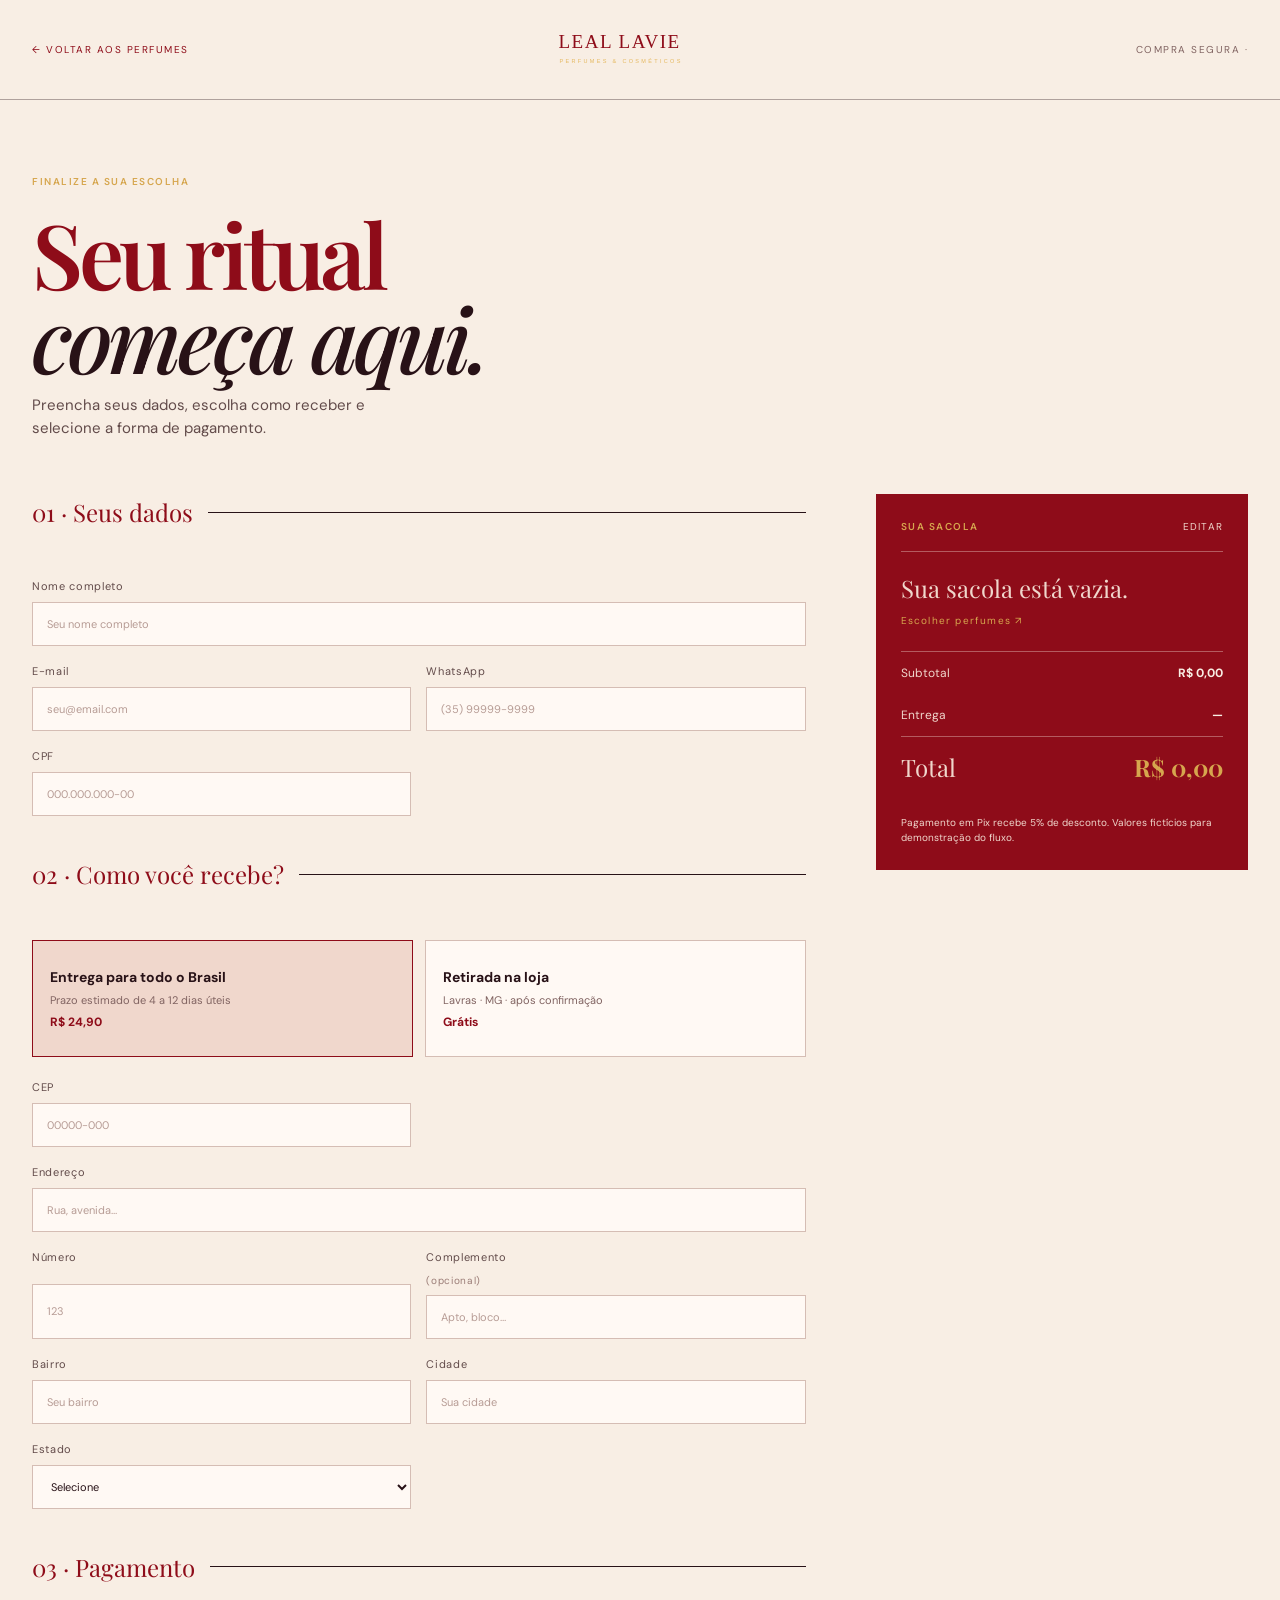
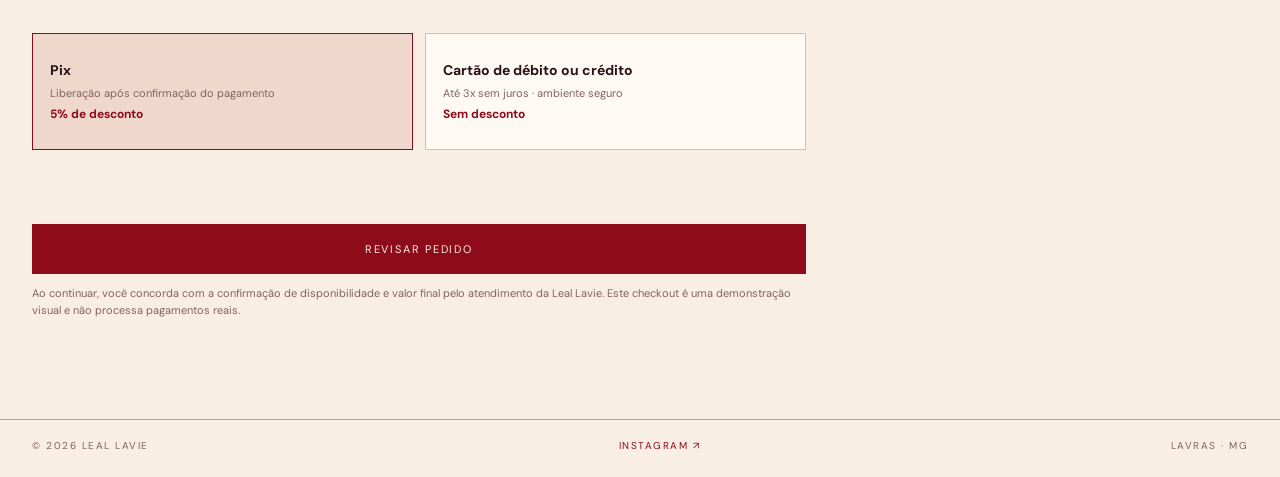
<file: checkout.html>
<!doctype html>
<html lang="pt-BR">
  <head>
    <meta charset="UTF-8" />
    <meta name="viewport" content="width=device-width, initial-scale=1.0" />
    <meta name="theme-color" content="#8e0c19" />
    <meta name="description" content="Checkout demonstrativo Leal Lavie." />
    <title>Checkout — Leal Lavie</title>
    <link rel="preconnect" href="https://fonts.googleapis.com" />
    <link rel="preconnect" href="https://fonts.gstatic.com" crossorigin />
    <link href="https://fonts.googleapis.com/css2?family=DM+Sans:wght@400;500;600;700&family=Playfair+Display:wght@500;600;700&display=swap" rel="stylesheet" />
    <link rel="stylesheet" href="styles.css?v=footer-clean-20261018" />
  </head>
  <body class="checkout-page">
    <a class="skip-link" href="#conteudo">Pular para o conteúdo</a>
    <header class="site-header" id="topo"><a class="back-link" href="perfumes.html">← VOLTAR AOS PERFUMES</a><a class="brand" href="index.html" aria-label="Leal Lavie início"><svg class="brand-logo" viewBox="0 0 170 52" role="img" aria-label="Logo Leal Lavie"><circle cx="26" cy="26" r="23" fill="#8e0c19"/><text x="26" y="29" text-anchor="middle" fill="#f8eee4" font-family="Georgia, serif" font-size="10" letter-spacing="1">LL</text><text x="60" y="25" fill="#f8eee4" font-family="Georgia, serif" font-size="18" letter-spacing="1.4">LEAL LAVIE</text><text x="61" y="39" fill="#e5b85e" font-family="Arial, sans-serif" font-size="5.2" letter-spacing="2.2">PERFUMES &amp; COSMÉTICOS</text></svg></a><span class="checkout-lock">COMPRA SEGURA · <span>LL</span></span></header>
    <main id="conteudo" class="checkout-main section-frame"><div class="checkout-heading"><p class="eyebrow">FINALIZE A SUA ESCOLHA</p><h1>Seu ritual<br/><em>começa aqui.</em></h1><p>Preencha seus dados, escolha como receber e selecione a forma de pagamento.</p></div><div class="checkout-layout"><form class="checkout-form" data-checkout-form novalidate><fieldset><legend>01 · Seus dados</legend><div class="form-grid"><label class="field full">Nome completo<input name="fullName" type="text" autocomplete="name" required placeholder="Seu nome completo"/></label><label class="field">E-mail<input name="email" type="email" autocomplete="email" required placeholder="seu@email.com"/></label><label class="field">WhatsApp<input name="phone" type="tel" autocomplete="tel" inputmode="tel" required placeholder="(35) 99999-9999"/></label><label class="field">CPF<input name="cpf" type="text" inputmode="numeric" autocomplete="off" required placeholder="000.000.000-00"/></label></div></fieldset><fieldset><legend>02 · Como você recebe?</legend><div class="choice-grid"><label class="choice-card"><input type="radio" name="delivery" value="shipping" checked/><span><strong>Entrega para todo o Brasil</strong><small>Prazo estimado de 4 a 12 dias úteis</small><b>R$ 24,90</b></span></label><label class="choice-card"><input type="radio" name="delivery" value="pickup"/><span><strong>Retirada na loja</strong><small>Lavras · MG · após confirmação</small><b>Grátis</b></span></label></div><div class="form-grid address-fields" data-address-fields><label class="field">CEP<input name="zip" type="text" inputmode="numeric" autocomplete="postal-code" required placeholder="00000-000"/></label><label class="field street-field">Endereço<input name="street" type="text" autocomplete="street-address" required placeholder="Rua, avenida…"/></label><label class="field">Número<input name="number" type="text" autocomplete="address-line2" required placeholder="123"/></label><label class="field">Complemento <span>(opcional)</span><input name="complement" type="text" autocomplete="address-line2" placeholder="Apto, bloco…"/></label><label class="field">Bairro<input name="neighborhood" type="text" autocomplete="address-level3" required placeholder="Seu bairro"/></label><label class="field">Cidade<input name="city" type="text" autocomplete="address-level2" required placeholder="Sua cidade"/></label><label class="field">Estado<select name="state" autocomplete="address-level1" required><option value="">Selecione</option><option>MG</option><option>SP</option><option>RJ</option><option>ES</option><option>PR</option><option>SC</option><option>RS</option><option>BA</option><option>PE</option><option>GO</option><option>DF</option></select></label></div><div class="pickup-note" data-pickup-note hidden>Retirada disponível em Lavras, MG. A loja confirma o melhor horário pelo Instagram após o pedido.</div></fieldset><fieldset><legend>03 · Pagamento</legend><div class="choice-grid payment-grid"><label class="choice-card"><input type="radio" name="payment" value="pix" checked/><span><strong>Pix</strong><small>Liberação após confirmação do pagamento</small><b>5% de desconto</b></span></label><label class="choice-card"><input type="radio" name="payment" value="card"/><span><strong>Cartão de débito ou crédito</strong><small>Até 3x sem juros · ambiente seguro</small><b>Sem desconto</b></span></label></div><div class="card-fields" data-card-fields hidden><div class="form-grid"><label class="field full">Número do cartão<input name="cardNumber" type="text" inputmode="numeric" autocomplete="cc-number" placeholder="0000 0000 0000 0000"/></label><label class="field">Nome no cartão<input name="cardName" type="text" autocomplete="cc-name" placeholder="Como está no cartão"/></label><label class="field">Validade<input name="cardExpiry" type="text" inputmode="numeric" autocomplete="cc-exp" placeholder="MM/AA"/></label><label class="field">CVV<input name="cardCvv" type="text" inputmode="numeric" autocomplete="cc-csc" placeholder="123"/></label></div></div></fieldset><div class="checkout-error" data-checkout-error role="alert" aria-live="polite"></div><button class="checkout-submit" type="submit">REVISAR PEDIDO</button><p class="legal-note">Ao continuar, você concorda com a confirmação de disponibilidade e valor final pelo atendimento da Leal Lavie. Este checkout é uma demonstração visual e não processa pagamentos reais.</p></form><aside class="order-summary"><div class="summary-head"><p class="eyebrow">SUA SACOLA</p><a href="perfumes.html">EDITAR</a></div><div data-checkout-items><p class="summary-empty">Sua sacola está vazia.<br/><a href="perfumes.html">Escolher perfumes</a></p></div><div class="summary-lines"><div><span>Subtotal</span><strong data-checkout-subtotal>R$ 0,00</strong></div><div><span>Entrega</span><strong data-checkout-shipping>—</strong></div><div class="summary-total"><span>Total</span><strong data-checkout-total>R$ 0,00</strong></div></div><div class="summary-note">Pagamento em Pix recebe 5% de desconto. Valores fictícios para demonstração do fluxo.</div></aside></div><section class="checkout-success" data-checkout-success hidden><span class="success-symbol">✦</span><p class="eyebrow">PEDIDO RECEBIDO</p><h2>Obrigada por escolher<br/><em>Leal Lavie.</em></h2><p>Seu pedido foi montado com sucesso. A loja confirmará disponibilidade, valor final e pagamento pelo Instagram.</p><a class="checkout-submit inline-submit" href="https://www.instagram.com/leallavie/" target="_blank" rel="noreferrer">FALAR COM A LOJA</a><a class="ghost-link" href="index.html">VOLTAR À HOME</a></section></main>
    <footer class="mini-footer section-frame"><span>© 2026 LEAL LAVIE</span><a href="https://www.instagram.com/leallavie/" target="_blank" rel="noreferrer">INSTAGRAM ↗</a><span>LAVRAS · MG</span></footer>
    <script src="script.js"></script>
  </body>
</html>
</file>
<file: styles.css>
:root {
  --red: #8e0c19;
  --red-dark: #570812;
  --red-deep: #3e0610;
  --cream: #f8eee4;
  --cream-2: #f0d7cc;
  --blush: #d88a87;
  --ink: #281217;
  --gold: #d6a64e;
  --muted: #bfa09b;
  --font-body: "DM Sans", sans-serif;
  --font-display: "Playfair Display", Georgia, serif;
  --page-max: 1440px;
  --ease-out: cubic-bezier(0, .55, .25, 1);
  --ease-emphasized: cubic-bezier(.2, .8, .2, 1);
}

* { box-sizing: border-box; }
.hero-note, .hero-stamp { display: none !important; }
html { scroll-behavior: smooth; scroll-padding-top: 110px; }
body { margin: 0; overflow-x: hidden; background: var(--red); color: var(--cream); font-family: var(--font-body); font-size: 15px; line-height: 1.5; }
body, button, input, select { -webkit-font-smoothing: antialiased; }
button, input, select { font: inherit; }
button, a { -webkit-tap-highlight-color: transparent; }
a { color: inherit; text-decoration: none; }
img { display: block; width: 100%; max-width: 100%; }
button, select { cursor: pointer; }
:focus-visible { outline: 2px solid var(--gold); outline-offset: 4px; }
.skip-link { position: fixed; top: 10px; left: 10px; z-index: 30; background: var(--cream); color: var(--red); padding: 8px 12px; transform: translateY(-150%); transition: transform .2s; }
.skip-link:focus { transform: translateY(0); }
.sr-only { position: absolute; width: 1px; height: 1px; padding: 0; margin: -1px; overflow: hidden; clip: rect(0,0,0,0); white-space: nowrap; border: 0; }
.section-frame { max-width: var(--page-max); margin: 0 auto; padding-left: 32px; padding-right: 32px; }
.site-header { max-width: var(--page-max); min-height: 100px; margin: 0 auto; padding: 18px 32px; display: grid; grid-template-columns: 1fr auto 1fr; align-items: center; gap: 26px; border-bottom: 1px solid rgba(248,238,228,.38); position: relative; z-index: 4; }
.desktop-nav, .header-actions { display: flex; align-items: center; gap: 24px; }
.desktop-nav a, .text-action, .back-link, .checkout-lock, .catalog-meta, .eyebrow, .filter-button, .sort-control, .footer-bottom, .service-number, .catalog-hero-note, .catalog-search-row, .mini-footer { font-size: 10px; text-transform: uppercase; letter-spacing: .15em; }
.desktop-nav a, .text-action, .back-link { color: var(--cream-2); transition: color .2s; }
.desktop-nav a:hover, .desktop-nav a[aria-current="page"], .text-action:hover, .back-link:hover { color: var(--gold); }
.header-actions { justify-content: flex-end; gap: 12px; }
.icon-button, .text-action { border: 0; background: transparent; color: var(--cream); padding: 6px; }
.header-actions .icon-button { width: 36px; height: 36px; display: grid; place-items: center; border: 1px solid rgba(214,166,78,.85); border-radius: 50%; padding: 0; }
.icon-button svg { width: 19px; height: 19px; fill: none; stroke: currentColor; stroke-width: 1.8; stroke-linecap: round; stroke-linejoin: round; }
.brand { display: block; width: 180px; justify-self: center; }
.brand-logo, .footer-logo { display: block; width: 100%; height: auto; }
.brand-logo circle, .brand-logo text:first-of-type, .footer-logo circle, .footer-logo text:first-of-type { display: none; }
.brand-logo text:nth-of-type(2), .footer-logo text:nth-of-type(2) { transform: translateX(-52px); }
.brand-logo text:nth-of-type(3), .footer-logo text:nth-of-type(3) { transform: translateX(-52px); }
.mobile-menu-toggle, .mobile-menu { display: none; }

.hero { display: grid; grid-template-columns: 42% 58%; min-height: 640px; padding-top: 28px; padding-bottom: 28px; }
.hero-copy { display: flex; flex-direction: column; align-items: flex-start; justify-content: center; padding: 70px 70px 70px 0; }
.eyebrow { margin: 0 0 22px; color: var(--gold); font-weight: 600; }
.light-eyebrow { color: var(--gold); }
h1, h2, blockquote { margin: 0; font-family: var(--font-display); font-weight: 600; line-height: .94; letter-spacing: -.05em; text-wrap: balance; }
h1 { color: var(--cream); font-size: clamp(62px, 7.5vw, 116px); }
h1 em, h2 em, blockquote em { color: var(--cream-2); font-style: italic; font-weight: 500; }
.hero-description { max-width: 330px; margin: 30px 0; color: var(--cream-2); font-size: 14px; }
.ghost-link { display: inline-flex; align-items: center; justify-content: center; min-height: 44px; border: 1px solid currentColor; padding: 12px 18px; color: var(--ink); font-size: 10px; letter-spacing: .16em; transition: color .2s, background .2s, border-color .2s, transform .2s; }
.ghost-link:hover { color: var(--gold); background: rgba(214,166,78,.08); border-color: var(--gold); transform: translateY(-2px); }
.light-link { color: var(--cream); }
.hero-cta { min-width: 190px; }
.hero-note { display: flex; align-items: center; gap: 12px; margin-top: auto; color: var(--gold); font-size: 9px; letter-spacing: .14em; }
.note-line { width: 52px; height: 1px; background: var(--gold); }
.hero-image-wrap { min-height: 580px; position: relative; overflow: hidden; background: var(--red-dark); }
.hero-carousel { --pointer-x: 0px; --pointer-y: 0px; --glow-x: 50%; --glow-y: 50%; position: absolute; inset: 0; overflow: hidden; perspective: 900px; }
.hero-slide { position: absolute; inset: 0; margin: 0; opacity: 0; transform: scale(1.035); transition: opacity .8s var(--ease-out), transform 5s var(--ease-emphasized); }
.hero-slide.is-active { opacity: 1; transform: scale(1); }
.hero-slide img { height: 100%; object-fit: cover; object-position: center; filter: saturate(.72) contrast(1.07); transform: translate3d(var(--pointer-x), var(--pointer-y), 0) scale(1.045); transition: transform .9s var(--ease-emphasized), filter .32s var(--ease-out); }
.hero-carousel::before { content: ""; position: absolute; z-index: 1; inset: -18%; pointer-events: none; opacity: 0; background: radial-gradient(circle at var(--glow-x) var(--glow-y), rgba(248,238,228,.22), transparent 28%), radial-gradient(circle at 72% 18%, rgba(214,166,78,.12), transparent 32%); mix-blend-mode: screen; transition: opacity .32s var(--ease-out); }
.hero-carousel.is-interactive::before { opacity: 1; }
.hero-carousel-dots { position: absolute; z-index: 2; left: 50%; bottom: 22px; display: flex; gap: 7px; transform: translateX(-50%); }
.hero-carousel-dots button { width: 26px; height: 3px; border: 0; padding: 0; background: rgba(248,238,228,.45); transition: background .2s, width .2s; }
.hero-carousel-dots button.is-active { width: 44px; background: var(--gold); }
.hero-image-wrap::after { content: ""; position: absolute; inset: 0; background: linear-gradient(90deg, rgba(62,6,16,.18), transparent 50%); pointer-events: none; }
.hero-stamp { position: absolute; left: 24px; bottom: 26px; z-index: 1; display: flex; align-items: center; gap: 12px; color: var(--cream); }
.hero-stamp span { display: grid; place-items: center; width: 52px; height: 52px; border: 1px solid var(--gold); border-radius: 50%; color: var(--gold); font-family: var(--font-display); font-size: 22px; }
.hero-stamp small { font-size: 8px; letter-spacing: .16em; line-height: 1.4; }
.side-label { position: absolute; z-index: 1; top: 28px; right: 16px; writing-mode: vertical-rl; color: var(--cream-2); font-size: 9px; letter-spacing: .16em; }

.intro-band { padding-top: 90px; padding-bottom: 90px; background: var(--cream); color: var(--ink); }
.intro-band .eyebrow, .featured-section .eyebrow, .catalog .eyebrow, .catalog-note .eyebrow, .footer .eyebrow { color: var(--red); }
.intro-grid { display: grid; grid-template-columns: 1fr 1fr; align-items: end; gap: 80px; }
.intro-grid h2, .section-heading h2, .catalog-topline h2, .catalog-note h2 { color: var(--red); font-size: clamp(46px, 5.5vw, 82px); }
.intro-grid p, .catalog-intro { max-width: 380px; margin: 0 0 28px; color: #624b4a; }

.editorial-grid { display: grid; grid-template-columns: 1.06fr .7fr .72fr; min-height: 620px; padding: 0; background: var(--red-deep); }
.editorial-tile { --pointer-x: 0px; --pointer-y: 0px; --glow-x: 50%; --glow-y: 50%; min-height: 620px; position: relative; overflow: hidden; }
.editorial-tile::after { content: ""; position: absolute; z-index: 1; inset: 0; pointer-events: none; opacity: 0; background: radial-gradient(circle at var(--glow-x) var(--glow-y), rgba(248,238,228,.18), transparent 34%); mix-blend-mode: screen; transition: opacity .32s var(--ease-out); }
.editorial-tile.is-interactive::after { opacity: 1; }
.editorial-tile img { height: 100%; object-fit: cover; transform: translate3d(var(--pointer-x), var(--pointer-y), 0) scale(1.025); transition: transform .72s var(--ease-emphasized), filter .32s var(--ease-out); }
.editorial-tile.is-interactive img { transform: translate3d(var(--pointer-x), var(--pointer-y), 0) scale(1.06); }
.tile-rose { background: var(--blush); }
.tile-rose img { mix-blend-mode: multiply; opacity: .9; }
.tile-index { position: absolute; z-index: 1; top: 24px; left: 24px; color: var(--red); font-size: 9px; letter-spacing: .16em; }
.tile-caption { position: absolute; z-index: 1; bottom: 24px; left: 24px; display: grid; gap: 8px; color: var(--red); }
.tile-caption span, .tile-footer { font-size: 9px; letter-spacing: .16em; }
.tile-caption strong { font-family: var(--font-display); font-size: 34px; line-height: .95; letter-spacing: -.04em; }
.tile-tall { background: #b79791; }
.tile-tall img { filter: grayscale(.2) sepia(.2); }
.vertical-label { position: absolute; top: 24px; right: 16px; writing-mode: vertical-rl; color: var(--cream); font-size: 9px; letter-spacing: .14em; }
.tile-note { display: flex; flex-direction: column; justify-content: space-between; padding: 32px; background: var(--red); }
.big-note { color: var(--cream); font-family: var(--font-display); font-size: clamp(42px, 4.6vw, 70px); line-height: .9; letter-spacing: -.06em; }
.big-note em { color: var(--gold); font-style: italic; }

.featured-section { padding-top: 100px; padding-bottom: 110px; background: var(--red); }
.section-heading { display: flex; align-items: end; justify-content: space-between; gap: 30px; margin-bottom: 56px; }
.section-heading h2 { color: var(--cream); }
.section-heading h2 em { color: var(--cream-2); }
.product-grid { display: grid; grid-template-columns: repeat(4, 1fr); gap: 18px 12px; }
.product-card { min-width: 0; color: var(--cream); }
.product-media { --pointer-x: 0px; --pointer-y: 0px; --glow-x: 50%; --glow-y: 50%; position: relative; overflow: hidden; aspect-ratio: .78; background: #d6c0b8; }
.product-media::after { content: ""; position: absolute; z-index: 0; inset: 0; pointer-events: none; background: linear-gradient(180deg, rgba(248,238,228,.04), rgba(62,6,16,.14)), radial-gradient(circle at var(--glow-x) var(--glow-y), rgba(248,238,228,.16), transparent 40%); mix-blend-mode: multiply; opacity: .72; transition: opacity .32s var(--ease-out); }
.product-media.is-interactive::after { opacity: .96; }
.product-media img { position: relative; z-index: 0; height: 100%; object-fit: cover; object-position: center 48%; filter: saturate(.82) contrast(1.04); transform: translate3d(var(--pointer-x), var(--pointer-y), 0) scale(1.025); transition: transform .55s var(--ease-emphasized), filter .3s var(--ease-out); }
.product-media.is-interactive img, .product-card:hover .product-media img { transform: translate3d(var(--pointer-x), var(--pointer-y), 0) scale(1.045); }
.product-category { position: absolute; top: 12px; left: 12px; z-index: 2; color: var(--red); font-size: 9px; letter-spacing: .14em; }
.favorite-button { position: absolute; top: 5px; right: 10px; z-index: 2; border: 0; background: transparent; color: var(--red); font-size: 24px; }
.product-info { display: grid; gap: 5px; padding: 14px 0 5px; }
.product-info h3 { margin: 0; color: var(--cream); font-family: var(--font-display); font-size: 21px; line-height: 1.04; font-weight: 600; }
.product-meta { display: flex; justify-content: space-between; gap: 10px; color: var(--cream-2); font-size: 10px; }
.product-price { color: var(--gold); font-weight: 600; white-space: nowrap; }
.add-product { justify-self: start; margin-top: 6px; border: 0; border-bottom: 1px solid var(--gold); background: transparent; padding: 0 0 3px; color: var(--gold); font-size: 9px; letter-spacing: .14em; }
.add-product:hover { color: var(--cream); border-color: var(--cream); }

.quote-band { padding-top: 110px; padding-bottom: 110px; background: var(--red-dark); position: relative; }
.quote-mark { position: absolute; top: 48px; right: 32px; color: var(--gold); font-family: var(--font-display); font-size: 100px; line-height: .4; }
blockquote { max-width: 900px; color: var(--cream); font-size: clamp(44px, 6vw, 88px); }
.quote-signature { display: block; margin-top: 36px; color: var(--gold); font-size: 10px; letter-spacing: .2em; }
.service-grid { display: grid; grid-template-columns: repeat(3, 1fr); gap: 1px; background: var(--red-deep); padding-top: 1px; padding-bottom: 1px; }
.service-card { min-height: 320px; display: flex; flex-direction: column; align-items: flex-start; padding: 30px; background: var(--cream); color: var(--ink); }
.service-card strong { margin-top: auto; font-family: var(--font-display); font-size: 28px; line-height: 1; }
.service-card p { max-width: 260px; margin-bottom: 24px; color: #624b4a; font-size: 13px; }
.service-number { color: var(--red); }
.dark-card { background: var(--red); color: var(--cream); }
.dark-card .service-number, .dark-card p { color: var(--cream-2); }

.footer { display: grid; grid-template-columns: 1.2fr .8fr 1fr 1.4fr; gap: 42px 30px; padding-top: 70px; padding-bottom: 25px; background: var(--cream); color: var(--ink); }
.footer-brand .footer-logo { width: 180px; }
.footer-brand p, .footer-newsletter p:not(.eyebrow) { color: #624b4a; font-size: 13px; }
.footer-column { display: flex; flex-direction: column; align-items: flex-start; gap: 9px; font-size: 13px; }
.footer-column a:hover { color: var(--red); }
.footer-column span { color: #806361; }
.footer-newsletter form { display: flex; width: 100%; max-width: 310px; border-bottom: 1px solid var(--ink); }
.footer-newsletter input { flex: 1; min-width: 0; border: 0; outline: 0; background: transparent; padding: 10px 0; color: var(--ink); }
.footer-newsletter button { border: 0; background: transparent; color: var(--red); font-size: 20px; }
.form-feedback { display: block; min-height: 20px; margin-top: 8px; color: var(--red); font-size: 11px; }
.footer-bottom { grid-column: 1 / -1; display: flex; justify-content: space-between; border-top: 1px solid rgba(40,18,23,.5); padding-top: 18px; color: #806361; }
.footer-bottom a { color: var(--red); }

.catalog-page { background: var(--red); }
.catalog-hero { display: flex; justify-content: space-between; align-items: end; gap: 40px; min-height: 380px; padding-top: 70px; padding-bottom: 78px; background: var(--red); }
.catalog-hero h1 { font-size: clamp(60px, 7vw, 110px); }
.catalog-hero-note { display: grid; gap: 12px; min-width: 230px; color: var(--cream-2); line-height: 1.5; }
.catalog-hero-note .ghost-link { margin-top: 16px; width: max-content; }
.catalog { background: #edc0ba; color: var(--ink); padding-top: 92px; padding-bottom: 100px; }
.catalog-topline { display: flex; align-items: end; justify-content: space-between; gap: 40px; margin-bottom: 55px; }
.catalog-topline h2 { color: var(--red); }
.catalog-toolbar { display: flex; justify-content: space-between; align-items: center; gap: 20px; border-top: 1px solid var(--ink); border-bottom: 1px solid var(--ink); padding: 14px 0; }
.filter-list { display: flex; flex-wrap: wrap; gap: 16px 24px; }
.filter-button { position: relative; border: 0; background: transparent; padding: 5px 0; color: #836966; }
.filter-button::after { content: ""; position: absolute; left: 0; right: 100%; bottom: 0; height: 1px; background: var(--red); transition: right .2s; }
.filter-button.active { color: var(--red); }
.filter-button.active::after { right: 0; }
.catalog-selects { display: flex; align-items: center; gap: 18px; }
.sort-control { display: flex; align-items: center; gap: 9px; color: var(--red); white-space: nowrap; }
.sort-control select { border: 0; outline: 0; background: #edc0ba; color: var(--ink); text-transform: uppercase; font-size: 10px; letter-spacing: .12em; }
.catalog-search-row { display: flex; align-items: center; justify-content: space-between; gap: 20px; padding: 22px 0; color: var(--red); }
.catalog-search-row input { width: min(390px, 60%); border: 0; border-bottom: 1px solid var(--ink); outline: 0; background: transparent; padding: 8px 0; color: var(--ink); }
.catalog-search-row input::placeholder { color: #b0928c; }
.catalog-search-row strong { font-variant-numeric: tabular-nums; }
.catalog-page .product-card { color: var(--ink); }
.catalog-page .product-info h3 { color: var(--ink); }
.catalog-page .product-meta { color: #836966; }
.catalog-page .product-price { color: var(--red); }
.catalog-page .add-product { color: var(--red); border-color: var(--red); }
.catalog-page .product-grid { grid-template-columns: repeat(4, 1fr); }
.empty-state { padding: 70px 0; text-align: center; color: #836966; }
.empty-state .ghost-link { margin-left: 8px; border: 0; background: transparent; color: var(--red); }
.catalog-note { padding-top: 78px; padding-bottom: 85px; background: var(--cream-2); color: var(--ink); }
.catalog-note-grid { display: grid; grid-template-columns: 1fr 1fr; gap: 80px; align-items: end; }
.catalog-note-grid p { max-width: 390px; margin: 0; color: #624b4a; }

.checkout-page { background: var(--cream); color: var(--ink); }
.checkout-page .site-header { border-color: rgba(40,18,23,.35); }
.checkout-page .brand-logo text:nth-of-type(2) { fill: var(--red); }
.back-link { color: var(--red); }
.checkout-lock { justify-self: end; color: #806361; }
.checkout-lock span { display: none; }
.checkout-main { padding-top: 74px; padding-bottom: 90px; }
.checkout-heading { max-width: 700px; margin-bottom: 55px; }
.checkout-heading h1 { color: var(--red); font-size: clamp(58px, 7vw, 104px); }
.checkout-heading h1 em { color: var(--ink); }
.checkout-heading > p:last-child { max-width: 360px; color: #624b4a; }
.checkout-layout { display: grid; grid-template-columns: minmax(0, 1.35fr) minmax(300px, .65fr); gap: 70px; align-items: start; }
.checkout-form fieldset { border: 0; border-top: 1px solid var(--ink); margin: 0; padding: 26px 0 40px; }
.checkout-form legend { padding: 0 15px 0 0; color: var(--red); font-family: var(--font-display); font-size: 24px; }
.form-grid { display: grid; grid-template-columns: repeat(2, 1fr); gap: 17px 15px; margin-top: 22px; }
.field { display: grid; gap: 7px; color: #624b4a; font-size: 11px; letter-spacing: .06em; }
.field span { color: #9a7c76; font-size: 10px; }
.field input, .field select { width: 100%; border: 1px solid #d5bdb4; border-radius: 0; background: #fff9f4; outline: 0; padding: 13px 14px; color: var(--ink); }
.field input:focus, .field select:focus { border-color: var(--red); }
.field input::placeholder { color: #b79c95; }
.field.full, .street-field { grid-column: 1 / -1; }
.choice-grid { display: grid; grid-template-columns: repeat(2, 1fr); gap: 12px; margin-top: 22px; }
.choice-card { display: block; cursor: pointer; }
.choice-card input { position: absolute; opacity: 0; }
.choice-card span { min-height: 117px; display: grid; gap: 4px; align-content: center; position: relative; border: 1px solid #d5bdb4; background: #fff9f4; padding: 17px; transition: border-color .2s, background .2s; }
.choice-card input:checked + span { border-color: var(--red); background: var(--cream-2); }
.choice-card input:focus-visible + span { outline: 2px solid var(--gold); outline-offset: 3px; }
.choice-card strong { color: var(--ink); font-size: 14px; }
.choice-card small { color: #806361; font-size: 11px; }
.choice-card b { color: var(--red); font-size: 12px; }
.address-fields { transition: opacity .2s; }
.address-fields[hidden], .pickup-note[hidden], .card-fields[hidden] { display: none !important; }
.pickup-note { margin-top: 18px; border-left: 2px solid var(--gold); padding: 10px 14px; background: var(--cream-2); color: #624b4a; font-size: 12px; }
.card-fields { margin-top: 22px; }
.checkout-error { min-height: 22px; margin: 0 0 12px; color: var(--red); font-size: 12px; }
.checkout-submit { width: 100%; border: 0; background: var(--red); color: var(--cream); padding: 17px 20px; font-size: 11px; letter-spacing: .16em; transition: background .2s; }
.checkout-submit:hover { background: var(--red-dark); }
.checkout-submit span { margin-left: 8px; color: var(--gold); }
.legal-note { color: #806361; font-size: 11px; }
.order-summary { position: sticky; top: 24px; background: var(--red); color: var(--cream); padding: 25px; }
.summary-head { display: flex; justify-content: space-between; border-bottom: 1px solid rgba(248,238,228,.35); padding-bottom: 17px; }
.summary-head .eyebrow { color: var(--gold); margin: 0; }
.summary-head a { color: var(--cream-2); font-size: 10px; letter-spacing: .12em; }
.summary-item { display: grid; grid-template-columns: 58px 1fr auto; gap: 12px; align-items: center; padding: 15px 0; border-bottom: 1px solid rgba(248,238,228,.18); }
.summary-item img { aspect-ratio: .8; object-fit: cover; }
.summary-item strong { display: block; font-family: var(--font-display); font-size: 18px; line-height: 1; }
.summary-item small { display: block; margin-top: 5px; color: var(--cream-2); font-size: 10px; }
.summary-item b { color: var(--gold); font-size: 12px; white-space: nowrap; }
.summary-empty { color: var(--cream-2); font-family: var(--font-display); font-size: 24px; line-height: 1.05; }
.summary-empty a { color: var(--gold); font-family: var(--font-body); font-size: 10px; letter-spacing: .12em; }
.summary-lines { margin-top: 20px; border-top: 1px solid rgba(248,238,228,.35); }
.summary-lines > div { display: flex; justify-content: space-between; gap: 15px; padding: 12px 0; color: var(--cream-2); font-size: 12px; }
.summary-lines strong { color: var(--cream); }
.summary-total { border-top: 1px solid rgba(248,238,228,.35); font-family: var(--font-display); font-size: 24px !important; }
.summary-total strong { color: var(--gold); }
.summary-note { margin-top: 18px; color: var(--cream-2); font-size: 10px; }
.checkout-success { max-width: 700px; padding: 75px 0; border-top: 1px solid var(--ink); }
.success-symbol { color: var(--gold); font-size: 28px; }
.checkout-success h2 { color: var(--red); font-size: clamp(45px, 6vw, 82px); }
.checkout-success h2 em { color: var(--ink); }
.checkout-success p:not(.eyebrow) { max-width: 370px; color: #624b4a; }
.inline-submit { width: max-content; margin: 22px 0; display: inline-block; text-align: center; }
.mini-footer { display: flex; justify-content: space-between; border-top: 1px solid rgba(40,18,23,.35); padding-top: 18px; padding-bottom: 24px; color: #806361; }
.mini-footer a { color: var(--red); }

.drawer-backdrop { position: fixed; inset: 0; z-index: 8; background: rgba(40,18,23,.55); opacity: 0; visibility: hidden; transition: opacity .25s, visibility .25s; }
.drawer { position: fixed; z-index: 9; top: 0; right: 0; bottom: 0; width: min(460px, 100vw); display: flex; flex-direction: column; background: var(--cream); color: var(--ink); transform: translateX(100%); transition: transform .32s cubic-bezier(.4,0,.2,1); overscroll-behavior: contain; }
.drawer.is-open { transform: translateX(0); }
.drawer-backdrop.is-open { opacity: 1; visibility: visible; }
.drawer-head { display: flex; justify-content: space-between; border-bottom: 1px solid var(--ink); padding: 22px 24px; color: var(--red); font-size: 10px; letter-spacing: .18em; }
.close-button { border: 0; background: transparent; color: inherit; font-size: 25px; line-height: .7; }
.drawer-body { flex: 1; overflow: auto; padding: 24px; }
.drawer-empty { color: #806361; font-family: var(--font-display); font-size: 26px; line-height: 1.05; }
.drawer-item { display: grid; grid-template-columns: 68px 1fr auto; gap: 12px; align-items: center; border-bottom: 1px solid var(--cream-2); padding: 12px 0; }
.drawer-item img { aspect-ratio: .8; object-fit: cover; background: var(--cream-2); }
.drawer-item strong { display: block; font-family: var(--font-display); font-size: 17px; line-height: 1; }
.drawer-item small { display: block; margin-top: 5px; color: #806361; font-size: 10px; }
.drawer-item button { border: 0; background: transparent; color: var(--red); font-size: 18px; }
.drawer-footer { border-top: 1px solid var(--ink); padding: 24px; }
.drawer-total { display: flex; justify-content: space-between; align-items: baseline; margin-bottom: 18px; font-size: 10px; letter-spacing: .13em; }
.drawer-total strong { color: var(--red); font-family: var(--font-display); font-size: 24px; letter-spacing: 0; }
.drawer-cta { display: block; padding: 14px; background: var(--red); color: var(--cream); text-align: center; font-size: 10px; letter-spacing: .14em; }
.drawer-footer small { display: block; margin-top: 12px; color: #806361; font-size: 10px; }
.toast { position: fixed; z-index: 20; left: 50%; bottom: 25px; padding: 12px 18px; background: var(--cream); color: var(--red); font-size: 11px; letter-spacing: .08em; opacity: 0; pointer-events: none; transform: translate(-50%, 20px); transition: opacity .25s, transform .25s; }
.toast.is-visible { opacity: 1; transform: translate(-50%, 0); }

@media (prefers-reduced-motion: reduce) { *, *::before, *::after { scroll-behavior: auto !important; transition-duration: .01ms !important; animation-duration: .01ms !important; animation-iteration-count: 1 !important; } .hero-slide img, .editorial-tile img, .product-media img { transform: none !important; } .hero-carousel::before, .editorial-tile::after { display: none; } }

/* Canvas UI Liquid Object powers the hero when WebGL is available. */
.hero-liquid-canvas { position: absolute; z-index: 1; inset: 0; display: block; width: 100%; height: 100%; touch-action: pan-y; }
.hero-carousel.has-liquid-engine .hero-slide img { opacity: 0; }
.hero-carousel.has-liquid-engine .hero-slide { transition: opacity .45s var(--ease-out); }
@media (max-width: 900px) {
  .site-header { grid-template-columns: auto 1fr auto; min-height: 84px; padding: 14px 20px; }
  .desktop-nav { display: none; }
  .mobile-menu-toggle { display: flex; flex-direction: column; gap: 5px; width: 24px; }
  .mobile-menu-toggle span { display: block; width: 18px; height: 1px; background: currentColor; }
  .mobile-menu { display: none; gap: 12px; padding: 0 20px 18px; border-bottom: 1px solid rgba(248,238,228,.35); background: var(--red); }
  .mobile-menu.is-open { display: grid; }
  .mobile-menu a { font-size: 11px; letter-spacing: .14em; }
  .header-actions .text-action { display: none; }
  .section-frame { padding-left: 20px; padding-right: 20px; }
  .hero { grid-template-columns: 1fr; padding-top: 0; padding-bottom: 0; }
  .hero-copy { min-height: 500px; padding: 65px 20px 32px; }
  .hero-image-wrap { min-height: 500px; }
  .intro-grid, .catalog-note-grid { gap: 35px; }
  .editorial-grid { grid-template-columns: 1fr 1fr; }
  .editorial-tile { min-height: 430px; }
  .tile-note { grid-column: span 2; min-height: 300px; }
  .product-grid, .catalog-page .product-grid { grid-template-columns: repeat(2, 1fr); }
  .footer { grid-template-columns: 1fr 1fr; gap: 38px 22px; }
  .footer-brand, .footer-newsletter { grid-column: span 2; }
  .catalog-hero, .catalog-topline { display: block; }
  .catalog-hero-note { margin-top: 40px; }
  .catalog-intro { margin-top: 25px; }
  .checkout-layout { grid-template-columns: 1fr; gap: 35px; }
  .order-summary { position: static; grid-row: 1; }
}
@media (max-width: 560px) {
  .brand { width: 150px; }
  .hero-copy { min-height: 450px; padding-top: 52px; }
  h1 { font-size: clamp(58px, 18vw, 92px); }
  .intro-band, .featured-section, .catalog { padding-top: 68px; padding-bottom: 72px; }
  .intro-grid, .catalog-note-grid { display: block; }
  .intro-grid > div, .catalog-note-grid p { margin-top: 30px; }
  .editorial-grid { grid-template-columns: 1fr; }
  .editorial-tile { min-height: 430px; }
  .tile-note { grid-column: span 1; min-height: 290px; }
  .section-heading { display: block; }
  .section-heading > .ghost-link { margin-top: 25px; }
  .catalog-toolbar { align-items: flex-start; flex-direction: column; }
  .filter-list { gap: 10px 15px; }
  .catalog-selects { width: 100%; justify-content: space-between; flex-wrap: wrap; }
  .sort-control { align-self: flex-end; }
  .catalog-search-row { align-items: flex-start; flex-direction: column; }
  .catalog-search-row input { width: 100%; }
  .footer { display: grid; grid-template-columns: 1fr 1fr; }
  .footer-bottom, .mini-footer { display: grid; gap: 12px; }
  .form-grid, .choice-grid { grid-template-columns: 1fr; }
  .field.full, .street-field { grid-column: auto; }
  .checkout-main { padding-top: 50px; }
  .checkout-lock { display: none; }
  .back-link { font-size: 9px; }
}

/* Footer 13 direction: panoramic editorial image + dark navigation field. */
footer.footer13 {
  --footer-bg: #100b0d;
  display: grid !important;
  grid-template-columns: repeat(4, minmax(0, 1fr)) minmax(230px, 1.35fr) !important;
  gap: 0 24px !important;
  max-width: none;
  padding: 0 32px 20px !important;
  background: var(--footer-bg) !important;
  color: var(--cream) !important;
}
footer.footer13 .footer-brand {
  grid-column: 1 / -1;
  display: flex;
  align-items: center;
  justify-content: space-between;
  gap: 24px;
  min-height: 90px;
  padding: 26px 0 22px;
  border-bottom: 1px solid rgba(248,238,228,.1);
}
footer.footer13 .footer-logo { width: 190px; }
footer.footer13 .footer-logo text:nth-of-type(2) { fill: var(--cream) !important; }
footer.footer13 .footer-logo text:nth-of-type(3) { fill: var(--gold) !important; }
footer.footer13 .footer-brand p { margin: 0; color: rgba(248,238,228,.62); font-size: 13px; text-align: right; }
footer.footer13 .footer-column,
footer.footer13 .footer-newsletter {
  align-items: flex-start;
  min-width: 0;
  padding: 34px 0 28px;
}
footer.footer13 .footer-column { display: flex; flex-direction: column; gap: 11px; font-size: 13px; }
footer.footer13 .footer-column .eyebrow,
footer.footer13 .footer-newsletter .eyebrow { margin: 0 0 5px; color: var(--cream) !important; font-size: 10px; letter-spacing: .12em; }
footer.footer13 .footer-column a { color: rgba(248,238,228,.56); transition: color .2s, transform .2s; }
footer.footer13 .footer-column a:hover { color: var(--cream); transform: translateX(3px); }
footer.footer13 .footer-column span { color: rgba(248,238,228,.42); }
footer.footer13 .footer-newsletter { grid-column: 5; }
footer.footer13 .footer-newsletter > p:not(.eyebrow) { margin: 0 0 16px; color: rgba(248,238,228,.72); font-size: 13px; line-height: 1.55; }
footer.footer13 .footer-newsletter form { display: flex; width: 100%; max-width: 360px; gap: 8px; border: 0; }
footer.footer13 .footer-newsletter input { min-width: 0; height: 42px; border: 0; background: var(--cream); padding: 0 12px; color: var(--ink); }
footer.footer13 .footer-newsletter input::placeholder { color: #927d78; }
footer.footer13 .footer-newsletter button { display: inline-flex; align-items: center; justify-content: center; height: 42px; min-width: 86px; border: 0; background: var(--red); color: var(--cream); font-size: 0; font-weight: 700; letter-spacing: .1em; text-transform: uppercase; transition: background .2s, transform .2s; }
footer.footer13 .footer-newsletter button::after { content: "→"; margin-left: 7px; font-size: 15px; }
footer.footer13 .footer-newsletter button:hover { background: var(--red-dark); transform: translateY(-1px); }
footer.footer13 .form-feedback { color: var(--gold); }
footer.footer13 .footer-bottom { grid-column: 1 / -1; display: flex; align-items: center; justify-content: space-between; gap: 18px; min-width: 0; border-top: 1px solid rgba(248,238,228,.1); padding: 18px 0 0; color: rgba(248,238,228,.44); }
footer.footer13 .footer-bottom a { color: var(--gold); }
footer.footer13 .footer-socials { display: flex; align-items: center; gap: 4px; margin-left: auto; }
footer.footer13 .footer-socials a { display: grid; place-items: center; width: 34px; height: 34px; border: 1px solid rgba(248,238,228,.16); border-radius: 50%; color: rgba(248,238,228,.68); font-size: 9px; letter-spacing: .04em; transition: border-color .2s, color .2s, transform .2s; }
footer.footer13 .footer-socials a:hover { border-color: var(--gold); color: var(--gold); transform: translateY(-2px); }
@media (max-width: 900px) {
  footer.footer13 { grid-template-columns: repeat(2, minmax(0, 1fr)) !important; gap: 0 22px !important; }
  footer.footer13 .footer-newsletter { grid-column: 1 / -1; }
  footer.footer13 .footer-brand { align-items: flex-start; flex-direction: column; }
  footer.footer13 .footer-brand p { text-align: left; }
}
@media (max-width: 560px) {
  footer.footer13 { grid-template-columns: 1fr 1fr !important; padding-left: 20px !important; padding-right: 20px !important; }
  footer.footer13 .footer-logo { width: 165px; }
  footer.footer13 .footer-column, footer.footer13 .footer-newsletter { padding-top: 28px; }
  footer.footer13 .footer-newsletter form { max-width: none; }
  footer.footer13 .footer-newsletter input { width: 100%; }
  footer.footer13 .footer-bottom { display: grid; grid-template-columns: 1fr auto; align-items: start; gap: 12px 16px; }
  footer.footer13 .footer-bottom > a { grid-column: 1; grid-row: 2; }
  footer.footer13 .footer-socials { grid-column: 2; grid-row: 1 / span 2; margin-left: 0; }
  footer.footer13 .footer-bottom > :last-child { grid-column: 1; grid-row: 3; }
}
</file>
